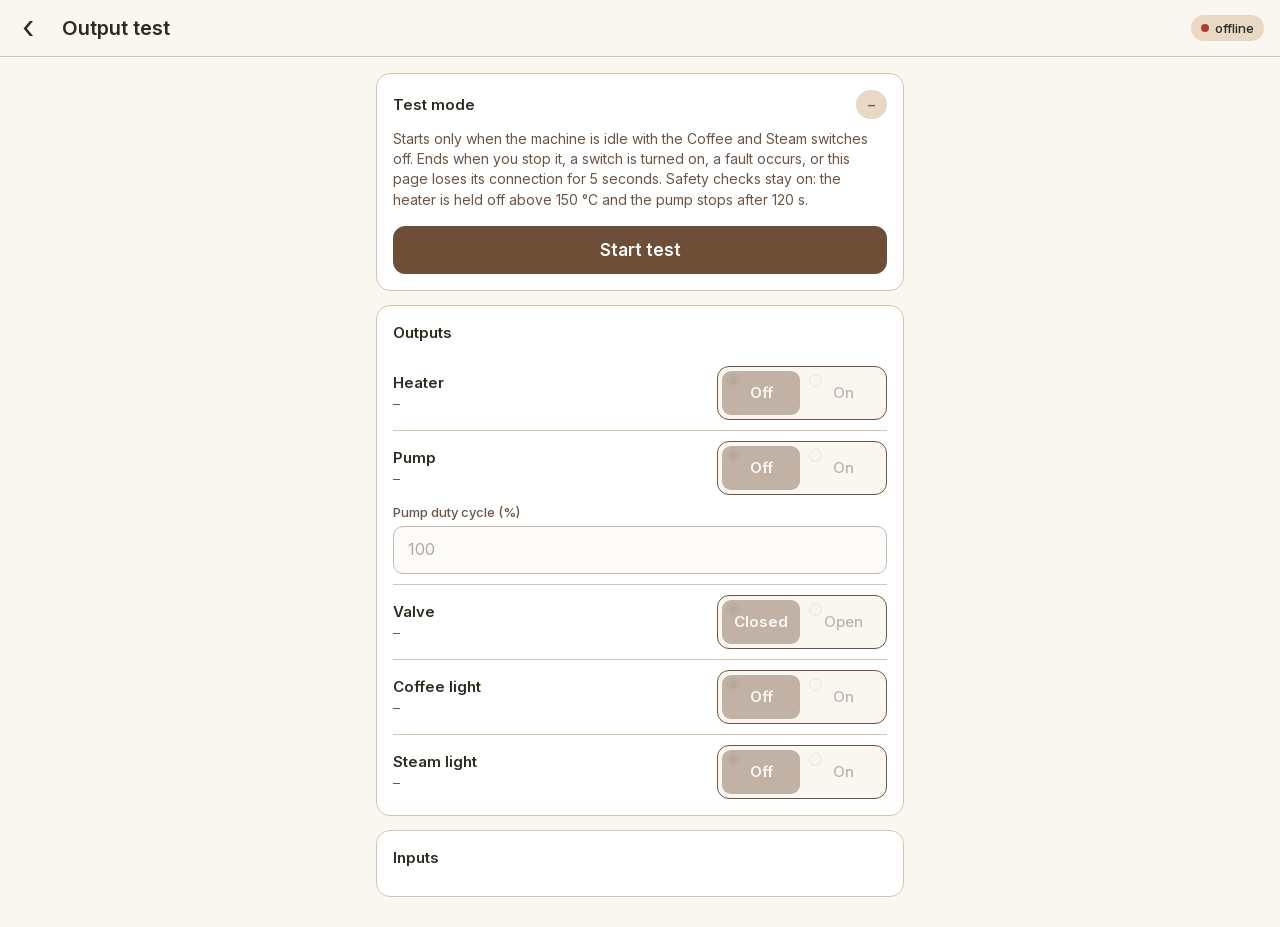
<file: data/test.html>
<!doctype html>
<html lang="en">
<head>
  <meta charset="utf-8">
  <meta name="viewport" content="width=device-width, initial-scale=1, viewport-fit=cover">
  <meta name="theme-color" content="#FAF6F0" media="(prefers-color-scheme: light)">
  <meta name="theme-color" content="#121110" media="(prefers-color-scheme: dark)">
  <script>try{var t=localStorage.getItem("theme");if(t==="light"||t==="dark")document.documentElement.dataset.theme=t}catch(e){}</script>
  <title>Output test · Gaggia Guru</title>
  <link rel="stylesheet" href="style.css">
</head>
<!-- Served only through the admin-protected /test.html route (web_server.cpp). -->
<body data-page="test">
  <header class="bar">
    <a class="back" href="io.html" aria-label="Back to IO Status">‹</a>
    <h1>Output test</h1>
    <span id="conn" class="pill off">offline</span>
  </header>

  <main>
    <div id="tAlert" class="banner" role="alert" hidden>
      <span class="ico ico-warn"></span>
      <div><b id="tAlertT"></b><p id="tAlertB"></p></div>
    </div>

    <section class="card">
      <div class="card-head">
        <h2>Test mode</h2>
        <span id="tState" class="state">–</span>
      </div>
      <p class="muted">Starts only when the machine is idle with the Coffee and Steam switches off.
        Ends when you stop it, a switch is turned on, a fault occurs, or this page loses its
        connection for 5 seconds. Safety checks stay on: the heater is held off above 150 °C
        and the pump stops after 120 s.</p>
      <button id="startBtn" class="primary">Start test</button>
      <button id="stopBtn" hidden>Stop test</button>
    </section>

    <section class="card" id="outCard">
      <h2>Outputs</h2>
      <div class="orow">
        <div><b>Heater</b><small id="aHeater">–</small></div>
        <div class="seg" role="radiogroup" aria-label="Heater">
          <label><input type="radio" name="heater" value="0" checked><span>Off</span></label>
          <label><input type="radio" name="heater" value="1"><span>On</span></label>
        </div>
      </div>
      <div class="orow">
        <div><b>Pump</b><small id="aPump">–</small></div>
        <div class="seg" role="radiogroup" aria-label="Pump">
          <label><input type="radio" name="pump" value="0" checked><span>Off</span></label>
          <label><input type="radio" name="pump" value="1"><span>On</span></label>
        </div>
        <label class="field wide"><span>Pump duty cycle (%)</span>
          <input type="number" id="pumpPct" min="0" max="100" step="1" value="100" inputmode="numeric"></label>
      </div>
      <div class="orow">
        <div><b>Valve</b><small id="aValve">–</small></div>
        <div class="seg" role="radiogroup" aria-label="Valve">
          <label><input type="radio" name="valve" value="0" checked><span>Closed</span></label>
          <label><input type="radio" name="valve" value="1"><span>Open</span></label>
        </div>
      </div>
      <div class="orow">
        <div><b>Coffee light</b><small id="aCoffeeLight">–</small></div>
        <div class="seg" role="radiogroup" aria-label="Coffee light">
          <label><input type="radio" name="coffeeLight" value="0" checked><span>Off</span></label>
          <label><input type="radio" name="coffeeLight" value="1"><span>On</span></label>
        </div>
      </div>
      <div class="orow">
        <div><b>Steam light</b><small id="aSteamLight">–</small></div>
        <div class="seg" role="radiogroup" aria-label="Steam light">
          <label><input type="radio" name="steamLight" value="0" checked><span>Off</span></label>
          <label><input type="radio" name="steamLight" value="1"><span>On</span></label>
        </div>
      </div>
    </section>

    <section class="card">
      <h2>Inputs</h2>
      <dl id="tInputs" class="kv"></dl>
    </section>
  </main>

  <div id="toast" role="status"></div>
  <script src="app.js"></script>
</body>
</html>
</file>
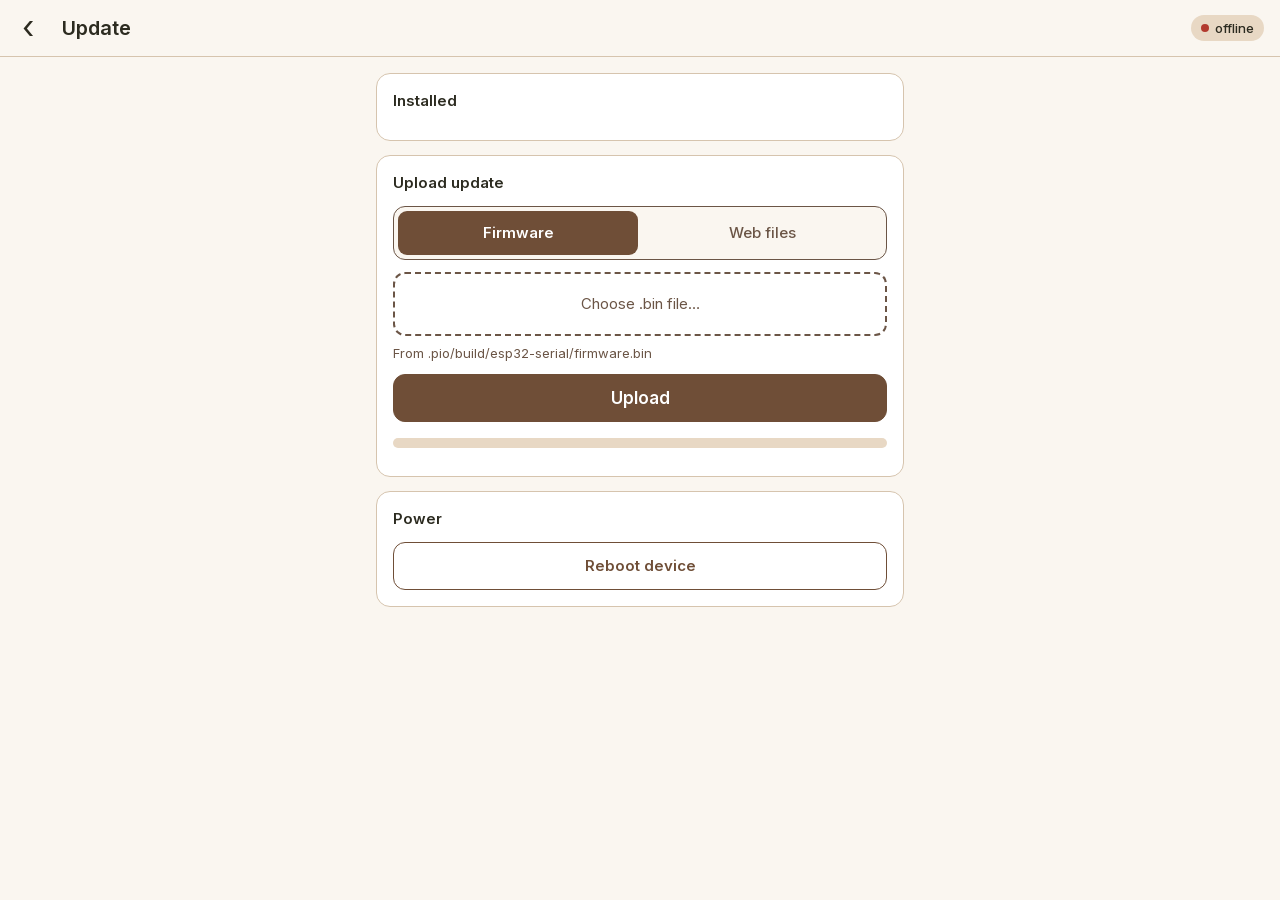
<file: data/update.html>
<!doctype html>
<html lang="en">
<head>
  <meta charset="utf-8">
  <meta name="viewport" content="width=device-width, initial-scale=1, viewport-fit=cover">
  <meta name="theme-color" content="#FAF6F0" media="(prefers-color-scheme: light)">
  <meta name="theme-color" content="#121110" media="(prefers-color-scheme: dark)">
  <script>try{var t=localStorage.getItem("theme");if(t==="light"||t==="dark")document.documentElement.dataset.theme=t}catch(e){}</script>
  <title>Update · Gaggia Guru</title>
  <link rel="stylesheet" href="style.css">
</head>
<body data-page="update">
  <header class="bar">
    <a class="back" href="/" aria-label="Back to dashboard">‹</a>
    <h1>Update</h1>
    <span id="conn" class="pill off">offline</span>
  </header>

  <main>
    <section class="card">
      <h2>Installed</h2>
      <dl id="fwInfo" class="kv"></dl>
    </section>

    <section class="card">
      <h2>Upload update</h2>
      <form id="otaForm">
        <div class="seg" role="radiogroup">
          <label><input type="radio" name="target" value="firmware" checked><span>Firmware</span></label>
          <label><input type="radio" name="target" value="fs"><span>Web files</span></label>
        </div>
        <label class="file">
          <input type="file" name="file" accept=".bin" required>
          <span id="fileName">Choose .bin file…</span>
        </label>
        <p class="muted hint" id="hint"></p>
        <button type="submit" class="primary">Upload</button>
      </form>
      <div class="bar-track"><span id="otaBar"></span></div>
      <p id="otaMsg" class="muted"></p>
    </section>

    <section class="card">
      <h2>Power</h2>
      <button id="rebootBtn" class="danger">Reboot device</button>
    </section>
  </main>

  <div id="toast" role="status"></div>
  <script src="app.js"></script>
</body>
</html>
</file>
<file: data/style.css>
/* Gaggia Guru dashboard. Colors, type and components follow docs/design_guide.md:
   use only the tokens below in components (no raw hex), one accent-filled primary
   action per screen, status colors only for real machine states (always with icon + label).
   Mobile-first (portrait phone). 48px touch targets, 16px inputs (no iOS zoom). */

@font-face {
  font-family: "Inter";
  src: url("fonts/Inter.woff2") format("woff2");   /* Latin subset, variable 400-600 */
  font-weight: 400 600; font-style: normal; font-display: swap;
}

/* ---- tokens: light (default) ---- */
:root {
  --bg: #FAF6F0; --surface: #FFFFFF; --surface-raised: #E8D8C4;
  --border: #D6C4AE; --text: #2C2B20; --text-secondary: #6B5546;
  --accent: #6F4E37; --on-accent: #FFFFFF;
  --success: #4F7942; --warning: #A8521F; --error: #B23A2E;
  --hero: var(--text);                       /* hero readings: text in light mode */
  --chart-temp: var(--accent); --chart-pressure: #2F6690;
  --radius: 14px;
  color-scheme: light;
}
/* ---- tokens: dark (system setting, unless the user picked Light) ---- */
@media (prefers-color-scheme: dark) {
  :root:not([data-theme="light"]) {
    --bg: #121110; --surface: #2B1B14; --surface-raised: #3A2E26;
    --border: #3A2E26; --text: #F3E7D6; --text-secondary: #BFAE9F;
    --accent: #D79C2B; --on-accent: #121110; --accent-highlight: #E1C78F;
    --success: #5CB87E; --warning: #F0B35A; --error: #E65F5F;
    --hero: var(--accent-highlight); --chart-pressure: #7FB3D5;
    color-scheme: dark;
  }
}
/* ---- tokens: dark (manual toggle) — keep identical to the block above ---- */
:root[data-theme="dark"] {
  --bg: #121110; --surface: #2B1B14; --surface-raised: #3A2E26;
  --border: #3A2E26; --text: #F3E7D6; --text-secondary: #BFAE9F;
  --accent: #D79C2B; --on-accent: #121110; --accent-highlight: #E1C78F;
  --success: #5CB87E; --warning: #F0B35A; --error: #E65F5F;
  --hero: var(--accent-highlight); --chart-pressure: #7FB3D5;
  color-scheme: dark;
}

[hidden] { display: none !important; }
* { box-sizing: border-box; -webkit-tap-highlight-color: transparent; }
html { -webkit-text-size-adjust: 100%; }
body {
  margin: 0; min-height: 100vh; background: var(--bg); color: var(--text);
  font: 400 15px/1.45 "Inter", system-ui, -apple-system, "Segoe UI", Roboto, sans-serif;
  padding-bottom: env(safe-area-inset-bottom, 0px);
}
/* tabular figures on readings and times only (Inter's tnum also widens hyphens in prose) */
.kv dd, .gauge, .gp, .st, .chip b { font-variant-numeric: tabular-nums; }
:focus-visible { outline: 2px solid var(--accent); outline-offset: 2px; }
code { font-size: .9em; }

/* ---- status icons (mask, so they take the current text color) ---- */
.ico { flex: none; display: inline-block; width: 18px; height: 18px; background: currentColor;
       -webkit-mask: var(--ico) center / contain no-repeat; mask: var(--ico) center / contain no-repeat; }
.ico.sm { width: 14px; height: 14px; }
.ico-warn  { --ico: url("data:image/svg+xml,<svg xmlns='http://www.w3.org/2000/svg' viewBox='0 0 24 24'><path fill-rule='evenodd' d='M12 2 1 21h22L12 2zm-1 7h2v6h-2V9zm0 8h2v2h-2v-2z'/></svg>"); }
.ico-error { --ico: url("data:image/svg+xml,<svg xmlns='http://www.w3.org/2000/svg' viewBox='0 0 24 24'><path fill-rule='evenodd' d='M12 2a10 10 0 1 0 0 20 10 10 0 0 0 0-20zm-1 5h2v7h-2V7zm0 9h2v2h-2v-2z'/></svg>"); }
.ico-ok    { --ico: url("data:image/svg+xml,<svg xmlns='http://www.w3.org/2000/svg' viewBox='0 0 24 24'><path fill-rule='evenodd' d='M12 2a10 10 0 1 0 0 20 10 10 0 0 0 0-20zm-1.2 14.2-4.3-4.3 1.4-1.4 2.9 2.9 6-6 1.4 1.4-7.4 7.4z'/></svg>"); }

/* ---- top bar (calm: page background, not accent) ---- */
.bar {
  position: sticky; top: 0; z-index: 5; display: flex; align-items: center; gap: 10px;
  padding: calc(10px + env(safe-area-inset-top, 0px)) 16px 10px;
  background: var(--bg); color: var(--text); border-bottom: 1px solid var(--border);
}
.bar h1 { flex: 1; margin: 0; font-size: 20px; font-weight: 600; white-space: nowrap;
          overflow: hidden; text-overflow: ellipsis; }
.back { color: inherit; text-decoration: none; font-size: 32px; line-height: 1; border-radius: 10px;
        width: 48px; height: 48px; margin: -6px 0 -6px -12px; display: grid; place-items: center; }
/* connection: colored dot + text label */
.pill { flex: none; display: inline-flex; align-items: center; gap: 6px; font-size: 13px; font-weight: 500;
        padding: 4px 10px; border-radius: 99px; background: var(--surface-raised); color: var(--text); }
.pill::before { content: ""; width: 8px; height: 8px; border-radius: 50%; background: var(--error); }
.pill.on::before { background: var(--success); } .pill.ap::before { background: var(--warning); }

main { max-width: 560px; margin: 0 auto; padding: 16px; }
.sub { margin: 0 0 14px; color: var(--text-secondary); text-align: center; font-size: 13px; }

/* ---- critical / warning banner, directly under the header ---- */
.banner { display: flex; gap: 12px; align-items: flex-start; margin: 0 0 14px; padding: 14px 16px;
          border-radius: var(--radius); background: var(--surface); border: 1px solid var(--warning);
          border-left-width: 6px; }
.banner .ico { width: 22px; height: 22px; color: var(--warning); margin-top: 1px; }
.banner b { display: block; font-size: 15px; font-weight: 600; color: var(--warning); }
.banner p { margin: 2px 0 0; color: var(--text); }
.banner.bad { border-color: var(--error); }
.banner.bad .ico, .banner.bad b { color: var(--error); }

/* ---- dashboard tiles ---- */
.tiles { display: grid; gap: 12px; margin-bottom: 14px; }
.tile {
  position: relative; display: grid; grid-template-columns: 52px 1fr; grid-template-rows: auto auto;
  align-items: center; column-gap: 14px; min-height: 84px; padding: 16px 40px 16px 16px;
  border-radius: var(--radius); background: var(--surface); border: 1px solid var(--border);
  color: var(--text); text-decoration: none; transition: transform .08s, background .15s;
}
.tile:active { transform: scale(.98); background: var(--surface-raised); }
.tile svg { grid-row: 1 / 3; width: 52px; height: 52px; padding: 13px; border-radius: 12px;
            background: var(--surface-raised); fill: none; stroke: var(--text-secondary); stroke-width: 2;
            stroke-linecap: round; stroke-linejoin: round; }
.tile svg circle { fill: var(--text-secondary); stroke: none; }
.tile span { font-size: 17px; font-weight: 600; align-self: end; }
.tile small { font-size: 13px; color: var(--text-secondary); align-self: start;
              white-space: nowrap; overflow: hidden; text-overflow: ellipsis; }
.tile::after { content: "›"; position: absolute; right: 16px; top: 50%; transform: translateY(-50%);
               font-size: 28px; color: var(--text-secondary); }

/* ---- cards ---- */
.card { background: var(--surface); border: 1px solid var(--border); border-radius: var(--radius);
        padding: 16px; margin-bottom: 14px; }
.card h2 { margin: 0 0 12px; font-size: 15px; font-weight: 600; color: var(--text); }
.card-head { display: flex; align-items: center; justify-content: space-between; gap: 8px; margin-bottom: 10px; }
.card-head h2 { margin: 0; }
.muted { color: var(--text-secondary); margin: 0 0 12px; font-size: 14px; }

.kv { margin: 0; display: grid; grid-template-columns: auto 1fr; }
.kv dt, .kv dd { padding: 9px 0; border-bottom: 1px solid var(--border); margin: 0; }
.kv dt { color: var(--text-secondary); padding-right: 12px; font-size: 14px; }
.kv dd { text-align: right; word-break: break-word; }
.kv dt:last-of-type, .kv dd:last-of-type { border-bottom: 0; }

/* ---- forms ---- */
form { display: grid; gap: 12px; }
input[type=text], input:not([type]), input[type=password], input[type=number], select {
  width: 100%; font: inherit; font-size: 16px; min-height: 48px; padding: 11px 14px;
  border-radius: 10px; border: 1px solid var(--text-secondary);   /* inputs need a 3:1 outline */
  background: var(--bg); color: var(--text);
}
::placeholder { color: var(--text-secondary); opacity: 1; }
input:focus { outline: 2px solid var(--accent); outline-offset: 2px; }

/* buttons: default = secondary (outline); .primary = the one accent-filled action per screen */
button {
  width: 100%; min-height: 48px; font: inherit; font-size: 15px; font-weight: 600; border-radius: 12px;
  cursor: pointer; background: transparent; color: var(--accent); border: 1px solid var(--accent);
}
button:active { background: var(--surface-raised); }
button.primary { background: var(--accent); color: var(--on-accent); border-color: var(--accent); font-size: 17px; }
button.primary:active { filter: brightness(.92); }
/* two-tap confirm (destructive): the armed state is a real warning, so it uses error + label */
button.armed { color: var(--error); border: 2px solid var(--error); }
button.small { width: auto; padding: 0 18px; }
button:disabled { opacity: .4; cursor: default; }
.check { display: flex; align-items: center; gap: 12px; color: var(--text-secondary); min-height: 48px; }
.check input { width: 22px; height: 22px; margin: 0; accent-color: var(--accent); }

/* segmented control (a toggle: 3:1 outline, selected segment = accent like an active tab) */
.seg { display: grid; grid-auto-flow: column; grid-auto-columns: 1fr; gap: 4px; padding: 4px;
       background: var(--bg); border-radius: 12px; border: 1px solid var(--text-secondary); }
.seg label { position: relative; }
.seg input { position: absolute; opacity: 0; pointer-events: none; }
.seg span { display: grid; place-items: center; min-height: 44px; border-radius: 9px; font-weight: 500;
            color: var(--text-secondary); cursor: pointer; }
.seg input:checked + span { background: var(--accent); color: var(--on-accent); font-weight: 600; }
.seg input:focus-visible + span { outline: 2px solid var(--accent); outline-offset: 2px; }

/* file picker */
.file { position: relative; display: grid; place-items: center; min-height: 64px; padding: 12px;
        border: 2px dashed var(--text-secondary); border-radius: 12px; color: var(--text-secondary);
        text-align: center; word-break: break-all; }
.file.has { border-style: solid; border-color: var(--accent); color: var(--text); }
.file input { position: absolute; inset: 0; opacity: 0; width: 100%; height: 100%; }
.hint { margin: -4px 0 0; font-size: 13px; }

/* progress */
.bar-track { height: 10px; background: var(--surface-raised); border-radius: 5px; overflow: hidden; margin: 16px 0 8px; }
.bar-track span { display: block; height: 100%; width: 0; background: var(--accent); transition: width .2s; }

/* network list */
.list { list-style: none; margin: 0; padding: 0; }
.list li { display: flex; align-items: center; gap: 12px; min-height: 52px; padding: 6px 4px;
           border-bottom: 1px solid var(--border); }
.list li:last-child { border-bottom: 0; }
.list li.net { cursor: pointer; border-radius: 8px; } .list li.net:active { background: var(--surface-raised); }
.list .name { flex: 1; overflow: hidden; text-overflow: ellipsis; white-space: nowrap; font-weight: 500; }
.list .lock { width: 16px; color: var(--text-secondary); }
.sig { display: inline-flex; align-items: flex-end; gap: 2px; height: 16px; }
.sig i { width: 4px; background: var(--border); border-radius: 1px; }
.sig i:nth-child(1) { height: 25%; } .sig i:nth-child(2) { height: 50%; }
.sig i:nth-child(3) { height: 75%; } .sig i:nth-child(4) { height: 100%; }
.sig i.on { background: var(--text-secondary); }

#toast { position: fixed; left: 16px; right: 16px; bottom: calc(20px + env(safe-area-inset-bottom, 0px));
         max-width: 528px; margin: 0 auto; background: var(--text); color: var(--bg); padding: 14px 16px;
         border-radius: 12px; opacity: 0; transform: translateY(10px); transition: .25s; pointer-events: none;
         text-align: center; z-index: 10; }
#toast.show { opacity: 1; transform: none; }

/* ---- IO status page ---- */
.chips { display: flex; gap: 8px; overflow-x: auto; margin: 0 -16px; padding: 2px 16px 12px;
         scrollbar-width: none; }
.chips::-webkit-scrollbar { display: none; }
.chip { width: auto; flex: none; min-height: 48px; padding: 0 16px; border-radius: 99px; font-size: 14px;
        font-weight: 500; background: var(--surface); color: var(--text-secondary); border: 1px solid var(--border); }
.chip b { font-weight: 500; margin-left: 2px; }
.chip.active { background: var(--accent); color: var(--on-accent); border-color: var(--accent); font-weight: 600; }
.pins { list-style: none; margin: 0; padding: 0; background: var(--surface); border: 1px solid var(--border);
        border-radius: var(--radius); overflow: hidden; }
.pins > li { padding: 12px 14px; border-bottom: 1px solid var(--border); }
.pins > li:last-child { border-bottom: 0; }
.pin { display: grid; grid-template-columns: 48px 1fr auto; gap: 12px; align-items: center; cursor: pointer; min-height: 40px; }
.pin.unused { opacity: .55; }
.gp { display: grid; place-items: center; height: 40px; border-radius: 10px; background: var(--surface-raised);
      font-weight: 600; font-size: 16px; line-height: 1; }
.gp small { display: block; font-size: 10px; color: var(--text-secondary); font-weight: 500; margin-bottom: 2px; }
.pn { min-width: 0; }
.pn .nm { font-weight: 600; overflow: hidden; text-overflow: ellipsis; white-space: nowrap; }
.pn .meta { display: flex; flex-wrap: wrap; align-items: center; gap: 4px 8px; font-size: 13px;
            color: var(--text-secondary); margin-top: 2px; }
.ty { font-weight: 600; }
.pnote { display: inline-flex; align-items: center; gap: 4px; color: var(--text); }
.st { text-align: right; }
.lv { display: inline-block; min-width: 52px; text-align: center; padding: 5px 10px; border-radius: 8px;
      font-weight: 600; font-size: 13px; letter-spacing: .03em; }
.lv.hi { background: var(--text); color: var(--surface); }
.lv.lo { border: 1px solid var(--border); color: var(--text-secondary); }
.lv.na { color: var(--text-secondary); font-weight: 500; }
.av { font-weight: 600; font-size: 16px; } .av small { display: block; font-size: 12px; color: var(--text-secondary); font-weight: 400; }
.pnotes { display: none; margin: 8px 0 0 60px; font-size: 13px; color: var(--text-secondary); }
li.open .pnotes { display: block; }
.sect { margin: 20px 4px 8px; font-size: 13px; font-weight: 600; color: var(--text-secondary); }
.foot { text-align: center; margin-top: 14px; font-size: 13px; }
.foot a { color: var(--accent); font-weight: 600; }   /* tappable = accent */

/* ---- machine card ---- */
/* state chip: idle = neutral; brewing / steam / hot water = accent (active, not a status
   color); paused = warning, fault = error, both with icon + label. */
.state { display: inline-flex; align-items: center; gap: 6px; font-size: 13px; font-weight: 600;
         padding: 5px 12px; border-radius: 99px; background: var(--surface-raised); color: var(--text-secondary); }
.state.brewing, .state.steam, .state.hot_water { background: var(--accent); color: var(--on-accent); }
.state.inhibited, .state.test { background: var(--surface); color: var(--warning); box-shadow: inset 0 0 0 1px var(--warning); }
.state.fault { background: var(--surface); color: var(--error); box-shadow: inset 0 0 0 2px var(--error); }
.gauges { display: grid; grid-template-columns: repeat(2, minmax(0, 1fr)); gap: 8px; margin-bottom: 8px; }
.gauge:first-child { grid-column: 1 / -1; }   /* boiler = the hero reading, full width */
.gauge { display: grid; justify-items: center; padding: 10px 4px; border-radius: 12px; background: var(--bg);
         min-width: 0; text-align: center; }
.gauge small { font-size: 13px; color: var(--text-secondary); font-weight: 500; }
.gauge b { font-size: 32px; font-weight: 600; line-height: 1.15; color: var(--hero); letter-spacing: -.01em; }
.gauge span { display: inline-flex; align-items: center; gap: 4px; font-size: 13px; color: var(--text-secondary);
              white-space: nowrap; }
.gauge span.ok { color: var(--success); font-weight: 600; }

/* ---- settings form ---- */
.field { display: grid; gap: 4px; }
.field span { font-size: 13px; color: var(--text-secondary); font-weight: 500; }
.row2, .row3 { display: grid; gap: 10px; grid-template-columns: repeat(2, minmax(0, 1fr)); }
.row3 { grid-template-columns: repeat(3, minmax(0, 1fr)); }
input:disabled { opacity: .4; }

/* ---- output test page: one row per output (name + live state, Off/On control) ---- */
.orow { display: grid; grid-template-columns: minmax(0, 1fr) minmax(0, 170px); gap: 8px 12px; align-items: center;
        padding: 10px 0; border-bottom: 1px solid var(--border); }
.orow:last-child { border-bottom: 0; padding-bottom: 0; }
.orow b { display: block; font-weight: 600; }
.orow small { display: flex; align-items: center; gap: 4px; font-size: 13px; color: var(--text-secondary);
              font-variant-numeric: tabular-nums; }
.orow small.warn { color: var(--warning); font-weight: 600; }   /* held off / stopped: real states */
.orow .wide { grid-column: 1 / -1; }
.seg input:disabled + span { opacity: .4; cursor: default; }
#stopBtn, #startBtn { margin-top: 4px; }

/* ---- machine graph ---- */
.graph { display: block; width: 100%; height: 200px; margin: 4px 0 6px; }
.legend { display: flex; flex-wrap: wrap; gap: 4px 14px; font-size: 13px; color: var(--text-secondary); margin-bottom: 10px; }
.legend span { display: inline-flex; align-items: center; gap: 6px; }
.sw { display: inline-block; width: 18px; border-top: 2px solid var(--chart-temp); }
.sw.press { border-top-color: var(--chart-pressure); }
.sw.dash { border-top-style: dashed; }
</file>
